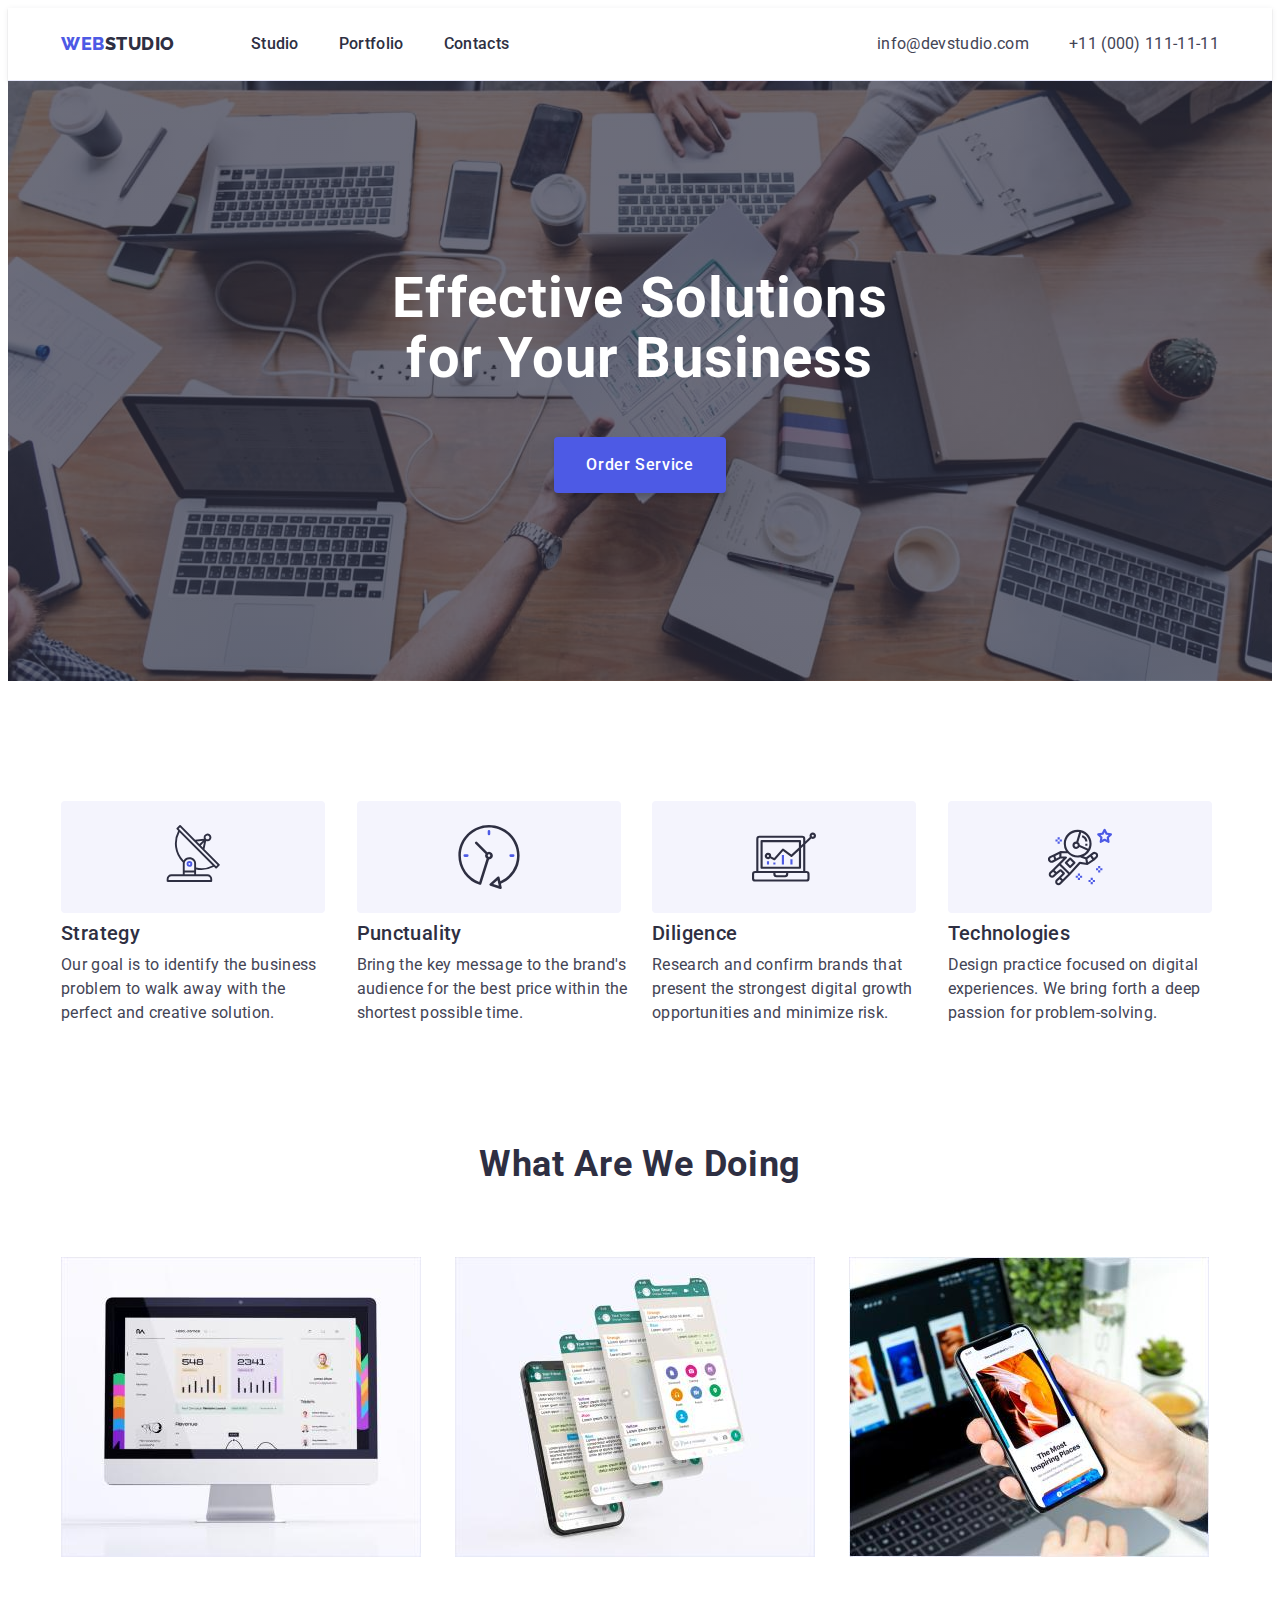
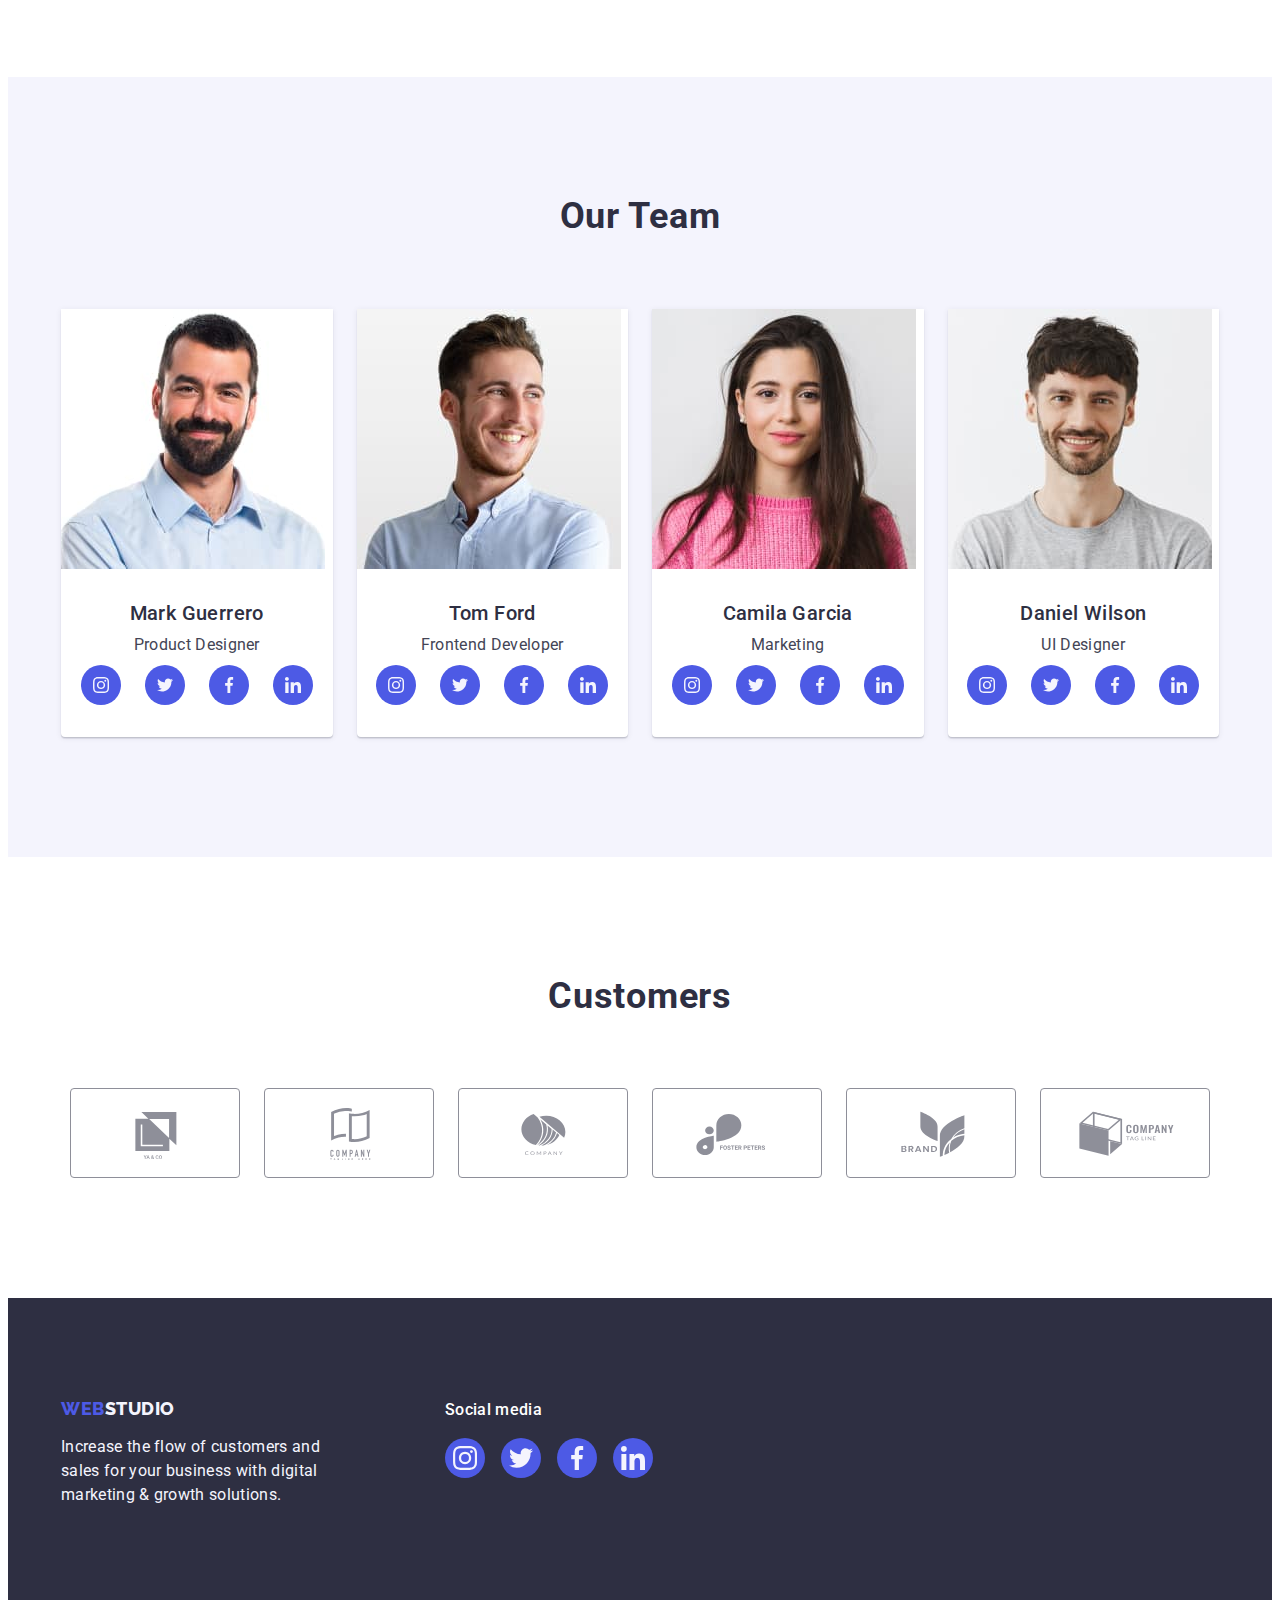
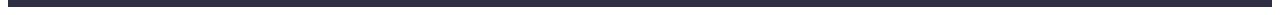
<file: index.html>
<!DOCTYPE html>
<html lang="en">
  <head>
    <meta charset="UTF-8" />
    <meta http-equiv="X-UA-Compatible" content="IE=edge" />
    <meta name="viewport" content="width=device-width, initial-scale=1.0" />
    <link rel="preconnect" href="https://fonts.googleapis.com" />
    <link rel="preconnect" href="https://fonts.gstatic.com" crossorigin />
    <link
      href="https://fonts.googleapis.com/css2?family=Raleway:wght@800&family=Roboto:wght@400;500;700;900&display=swap"
      rel="stylesheet"
    />
    <link
      rel="stylesheet"
      href="https://cdnjs.cloudflare.com/ajax/libs/modern-normalize/1.1.0/modern-normalize.min.css"
      integrity="sha512-wpPYUAdjBVSE4KJnH1VR1HeZfpl1ub8YT/NKx4PuQ5NmX2tKuGu6U/JRp5y+Y8XG2tV+wKQpNHVUX03MfMFn9Q=="
      crossorigin="anonymous"
      referrerpolicy="no-referrer"
    />
    <link rel="stylesheet" href="./css/styles.css" />
    <title>Студія</title>
  </head>

  <body class="body">
    <!-- Header section-->

    <header class="header">
      <!-- Navigation -->
      <div class="header-container container">
        <nav class="navigation">
          <!-- Logo -->

          <a href="./index.html" class="top-logo link"
            >Web<span class="logo-head">Studio</span></a
          >

          <!-- Menu Navigation -->

          <ul class="menu-nav list">
            <li class="nav-item">
              <a href="./index.html" class="nav link">Studio</a>
            </li>
            <li class="nav-item">
              <a href="./portfolio.html" class="nav link">Portfolio</a>
            </li>
            <li class="nav-item"><a href="" class="nav link">Contacts</a></li>
          </ul>
        </nav>

        <!-- Address -->

        <address class="address">
          <ul class="adr list">
            <li class="adr-item">
              <a href="mailto:info@devstudio.com" class="adr link"
                >info@devstudio.com</a
              >
            </li>
            <li class="adr-item">
              <a href="tel:+110001111111" class="adr link"
                >+11 (000) 111-11-11</a
              >
            </li>
          </ul>
        </address>
      </div>
    </header>

    <!-- Main content section -->

    <main>
      <!-- Hero section -->

      <section class="hero-section">
        <div class="container">
          <h1 class="hero-title">Effective Solutions for Your Business</h1>
          <button type="button" class="hero-btn">Order Service</button>
        </div>
      </section>

      <!-- Section 1 -->

      <section class="features-section">
        <div class="container">
          <h2 hidden class="section-title">Benefits</h2>
          <ul class="features list">
            <li class="features-item">
              <div class="features-icon">
                <svg class="antenna" width="64" height="64">
                  <use href="./images/icon.svg#icon-antenna"></use>
                </svg>
              </div>
              <h3 class="li-title">Strategy</h3>
              <p class="body-text">
                Our goal is to identify the business problem to walk away with
                the perfect and creative solution.
              </p>
            </li>
            <li class="features-item">
              <div class="features-icon">
                <svg class="antenna" width="64" height="64">
                  <use href="./images/icon.svg#icon-clock"></use>
                </svg>
              </div>
              <h3 class="li-title">Punctuality</h3>
              <p class="body-text">
                Bring the key message to the brand's audience for the best price
                within the shortest possible time.
              </p>
            </li>
            <li class="features-item">
              <div class="features-icon">
                <svg class="antenna" width="64" height="64">
                  <use href="./images/icon.svg#icon-diagram"></use>
                </svg>
              </div>
              <h3 class="li-title">Diligence</h3>
              <p class="body-text">
                Research and confirm brands that present the strongest digital
                growth opportunities and minimize risk.
              </p>
            </li>
            <li class="features-item">
              <div class="features-icon">
                <svg class="antenna" width="64" height="64">
                  <use href="./images/icon.svg#icon-astronaut"></use>
                </svg>
              </div>
              <h3 class="li-title">Technologies</h3>
              <p class="body-text">
                Design practice focused on digital experiences. We bring forth a
                deep passion for problem-solving.
              </p>
            </li>
          </ul>
        </div>
      </section>

      <!-- Section 2 -->

      <section class="examples-section">
        <div class="container">
          <h2 class="section-title">What are we doing</h2>

          <ul class="examples list">
            <li class="examples-item">
              <img
                src="./images/image-1.jpg"
                alt="computer monitor"
                width="360"
                height="300"
              />
            </li>
            <li class="examples-item">
              <img
                src="./images/image-2.jpg"
                alt="smartphone app"
                width="360"
                height="300"
              />
            </li>
            <li class="examples-item">
              <img
                src="./images/image-3.jpg"
                alt="smartphone in hand"
                width="360"
                height="300"
              />
            </li>
          </ul>
        </div>
      </section>

      <!-- Section 3 -->
      <section class="our-team">
        <div class="container">
          <h2 class="section-title">Our Team</h2>
          <ul class="team list">
            <li class="team-card">
              <img
                src="./images/worker-1.jpg"
                alt="A middle-aged man with short black hair and a beard"
                width="264"
                height="260"
              />
              <div class="card-content">
                <h3 class="member-name li-title">Mark Guerrero</h3>
                <p class="position body-text">Product Designer</p>
                <ul class="socials-list list">
                  <li class="socials-icon">
                    <a
                      class="socials-link link"
                      href=""
                      target="_blank"
                      rel="noopener noreferrer"
                      aria-label="Instagram icon"
                    >
                      <svg class="socials-icon" width="16" height="16">
                        <use href="./images/icon.svg#instagram"></use>
                      </svg>
                    </a>
                  </li>
                  <li class="socials-icon">
                    <a
                      class="socials-link link"
                      href=""
                      target="_blank"
                      rel="noopener noreferrer"
                      aria-label="Twitter icon"
                    >
                      <svg class="socials-icon" width="16" height="16">
                        <use href="./images/icon.svg#twitter"></use>
                      </svg>
                    </a>
                  </li>
                  <li class="socials-icon">
                    <a
                      class="socials-link link"
                      href=""
                      target="_blank"
                      rel="noopener noreferrer"
                      aria-label="Facebook icon"
                    >
                      <svg class="socials-icon" width="16" height="16">
                        <use href="./images/icon.svg#facebook"></use>
                      </svg>
                    </a>
                  </li>
                  <li class="socials-icon">
                    <a
                      class="socials-link link"
                      href=""
                      target="_blank"
                      rel="noopener noreferrer"
                      aria-label="Linkein icon"
                    >
                      <svg class="socials-icon" width="16" height="16">
                        <use href="./images/icon.svg#linkedin"></use>
                      </svg>
                    </a>
                  </li>
                </ul>
              </div>
            </li>
            <li class="team-card">
              <img
                src="./images/worker-2.jpg"
                alt="A young man with short light brown hair and a beard"
                width="264"
                height="260"
              />
              <div class="card-content">
                <h3 class="member-name li-title">Tom Ford</h3>
                <p class="position body-text">Frontend Developer</p>
                <ul class="socials-list list">
                  <li class="socials-icon">
                    <a
                      class="socials-link link"
                      href=""
                      target="_blank"
                      rel="noopener noreferrer"
                      aria-label="Instagram icon"
                    >
                      <svg class="socials-icon" width="16" height="16">
                        <use href="./images/icon.svg#instagram"></use>
                      </svg>
                    </a>
                  </li>
                  <li class="socials-icon">
                    <a
                      class="socials-link link"
                      href=""
                      target="_blank"
                      rel="noopener noreferrer"
                      aria-label="Twitter icon"
                    >
                      <svg class="socials-icon" width="16" height="16">
                        <use href="./images/icon.svg#twitter"></use>
                      </svg>
                    </a>
                  </li>
                  <li class="socials-icon">
                    <a
                      class="socials-link link"
                      href=""
                      target="_blank"
                      rel="noopener noreferrer"
                      aria-label="Facebook icon"
                    >
                      <svg class="socials-icon" width="16" height="16">
                        <use href="./images/icon.svg#facebook"></use>
                      </svg>
                    </a>
                  </li>
                  <li class="socials-icon">
                    <a
                      class="socials-link link"
                      href=""
                      target="_blank"
                      rel="noopener noreferrer"
                      aria-label="Linkein icon"
                    >
                      <svg class="socials-icon" width="16" height="16">
                        <use href="./images/icon.svg#linkedin"></use>
                      </svg>
                    </a>
                  </li>
                </ul>
              </div>
            </li>
            <li class="team-card">
              <img
                src="./images/worker-3.jpg"
                alt="A young woman with long brown hair"
                width="264"
                height="260"
              />
              <div class="card-content">
                <h3 class="member-name li-title">Camila Garcia</h3>
                <p class="position body-text">Marketing</p>
                <ul class="socials-list list">
                  <li class="socials-icon">
                    <a
                      class="socials-link link"
                      href=""
                      target="_blank"
                      rel="noopener noreferrer"
                      aria-label="Instagram icon"
                    >
                      <svg class="socials-icon" width="16" height="16">
                        <use href="./images/icon.svg#instagram"></use>
                      </svg>
                    </a>
                  </li>
                  <li class="socials-icon">
                    <a
                      class="socials-link link"
                      href=""
                      target="_blank"
                      rel="noopener noreferrer"
                      aria-label="Twitter icon"
                    >
                      <svg class="socials-icon" width="16" height="16">
                        <use href="./images/icon.svg#twitter"></use>
                      </svg>
                    </a>
                  </li>
                  <li class="socials-icon">
                    <a
                      class="socials-link link"
                      href=""
                      target="_blank"
                      rel="noopener noreferrer"
                      aria-label="Facebook icon"
                    >
                      <svg class="socials-icon" width="16" height="16">
                        <use href="./images/icon.svg#facebook"></use>
                      </svg>
                    </a>
                  </li>
                  <li class="socials-icon">
                    <a
                      class="socials-link link"
                      href=""
                      target="_blank"
                      rel="noopener noreferrer"
                      aria-label="Linkein icon"
                    >
                      <svg class="socials-icon" width="16" height="16">
                        <use href="./images/icon.svg#linkedin"></use>
                      </svg>
                    </a>
                  </li>
                </ul>
              </div>
            </li>
            <li class="team-card">
              <img
                src="./images/worker-4.jpg"
                alt="A young man with short wavy brown hair and a beard"
                width="264"
                height="260"
              />
              <div class="card-content">
                <h3 class="member-name li-title">Daniel Wilson</h3>
                <p class="position body-text">UI Designer</p>
                <ul class="socials-list list">
                  <li class="socials-icon">
                    <a
                      class="socials-link link"
                      href=""
                      target="_blank"
                      rel="noopener noreferrer"
                      aria-label="Instagram icon"
                    >
                      <svg class="socials-icon" width="16" height="16">
                        <use href="./images/icon.svg#instagram"></use>
                      </svg>
                    </a>
                  </li>
                  <li class="socials-icon">
                    <a
                      class="socials-link link"
                      href=""
                      target="_blank"
                      rel="noopener noreferrer"
                      aria-label="Twitter icon"
                    >
                      <svg class="socials-icon" width="16" height="16">
                        <use href="./images/icon.svg#twitter"></use>
                      </svg>
                    </a>
                  </li>
                  <li class="socials-icon">
                    <a
                      class="socials-link link"
                      href=""
                      target="_blank"
                      rel="noopener noreferrer"
                      aria-label="Facebook icon"
                    >
                      <svg class="socials-icon" width="16" height="16">
                        <use href="./images/icon.svg#facebook"></use>
                      </svg>
                    </a>
                  </li>
                  <li class="socials-icon">
                    <a
                      class="socials-link link"
                      href=""
                      target="_blank"
                      rel="noopener noreferrer"
                      aria-label="Linkein icon"
                    >
                      <svg class="socials-icon" width="16" height="16">
                        <use href="./images/icon.svg#linkedin"></use>
                      </svg>
                    </a>
                  </li>
                </ul>
              </div>
            </li>
          </ul>
        </div>
      </section>

      <!-- Section 4 -->

      <section class="customers-section">
        <div class="container">
          <h2 class="customers-title section-title">Customers</h2>
          <ul class="customers-list list">
            <li class="customers-item">
              <a class="customer-link" href="">
                <svg class="customers-icon" width="104" height="56">
                  <use href="./images/icon.svg#customer-1"></use>
                </svg>
              </a>
            </li>
            <li class="customers-item">
              <a class="customer-link" href="">
                <svg class="customers-icon" width="104" height="56">
                  <use href="./images/icon.svg#customer-2"></use>
                </svg>
              </a>
            </li>
            <li class="customers-item">
              <a class="customer-link" href="">
                <svg class="customers-icon" width="104" height="56">
                  <use href="./images/icon.svg#customer-3"></use>
                </svg>
              </a>
            </li>
            <li class="customers-item">
              <a class="customer-link" href="">
                <svg class="customers-icon" width="104" height="56">
                  <use href="./images/icon.svg#customer-4"></use>
                </svg>
              </a>
            </li>
            <li class="customers-item">
              <a class="customer-link" href="">
                <svg class="customers-icon" width="104" height="56">
                  <use href="./images/icon.svg#customer-5"></use>
                </svg>
              </a>
            </li>
            <li class="customers-item">
              <a class="customer-link" href="">
                <svg class="customers-icon" width="104" height="56">
                  <use href="./images/icon.svg#customer-6"></use>
                </svg>
              </a>
            </li>
          </ul>
        </div>
      </section>
    </main>

    <!-- Footer section-->
    <footer class="footer">
      <div class="footer-container container">
        <div class="logo-container">
          <a href="./index.html" class="bottom-logo link"
            >Web<span class="logo-foot">Studio</span></a
          >
          <p class="text-foot">
            Increase the flow of customers and sales for your business with
            digital marketing & growth solutions.
          </p>
        </div>
        <div class="media-container">
          <p class="media-text">Social media</p>
          <ul class="media-list list">
            <li class="media-item">
              <a class="media-link link" href="">
                <svg class="media-icon" width="24" height="24">
                  <use href="./images/icon.svg#instagram"></use>
                </svg>
              </a>
            </li>
            <li class="media-item">
              <a class="media-link link" href="">
                <svg class="media-icon" width="24" height="24">
                  <use href="./images/icon.svg#twitter"></use>
                </svg>
              </a>
            </li>
            <li class="media-item">
              <a class="media-link link" href="">
                <svg class="media-icon" width="24" height="24">
                  <use href="./images/icon.svg#facebook"></use>
                </svg>
              </a>
            </li>
            <li class="media-item">
              <a class="media-link link" href="">
                <svg class="media-icon" width="24" height="24">
                  <use href="./images/icon.svg#linkedin"></use>
                </svg>
              </a>
            </li>
          </ul>
        </div>
      </div>
    </footer>
  </body>
</html>
</file>
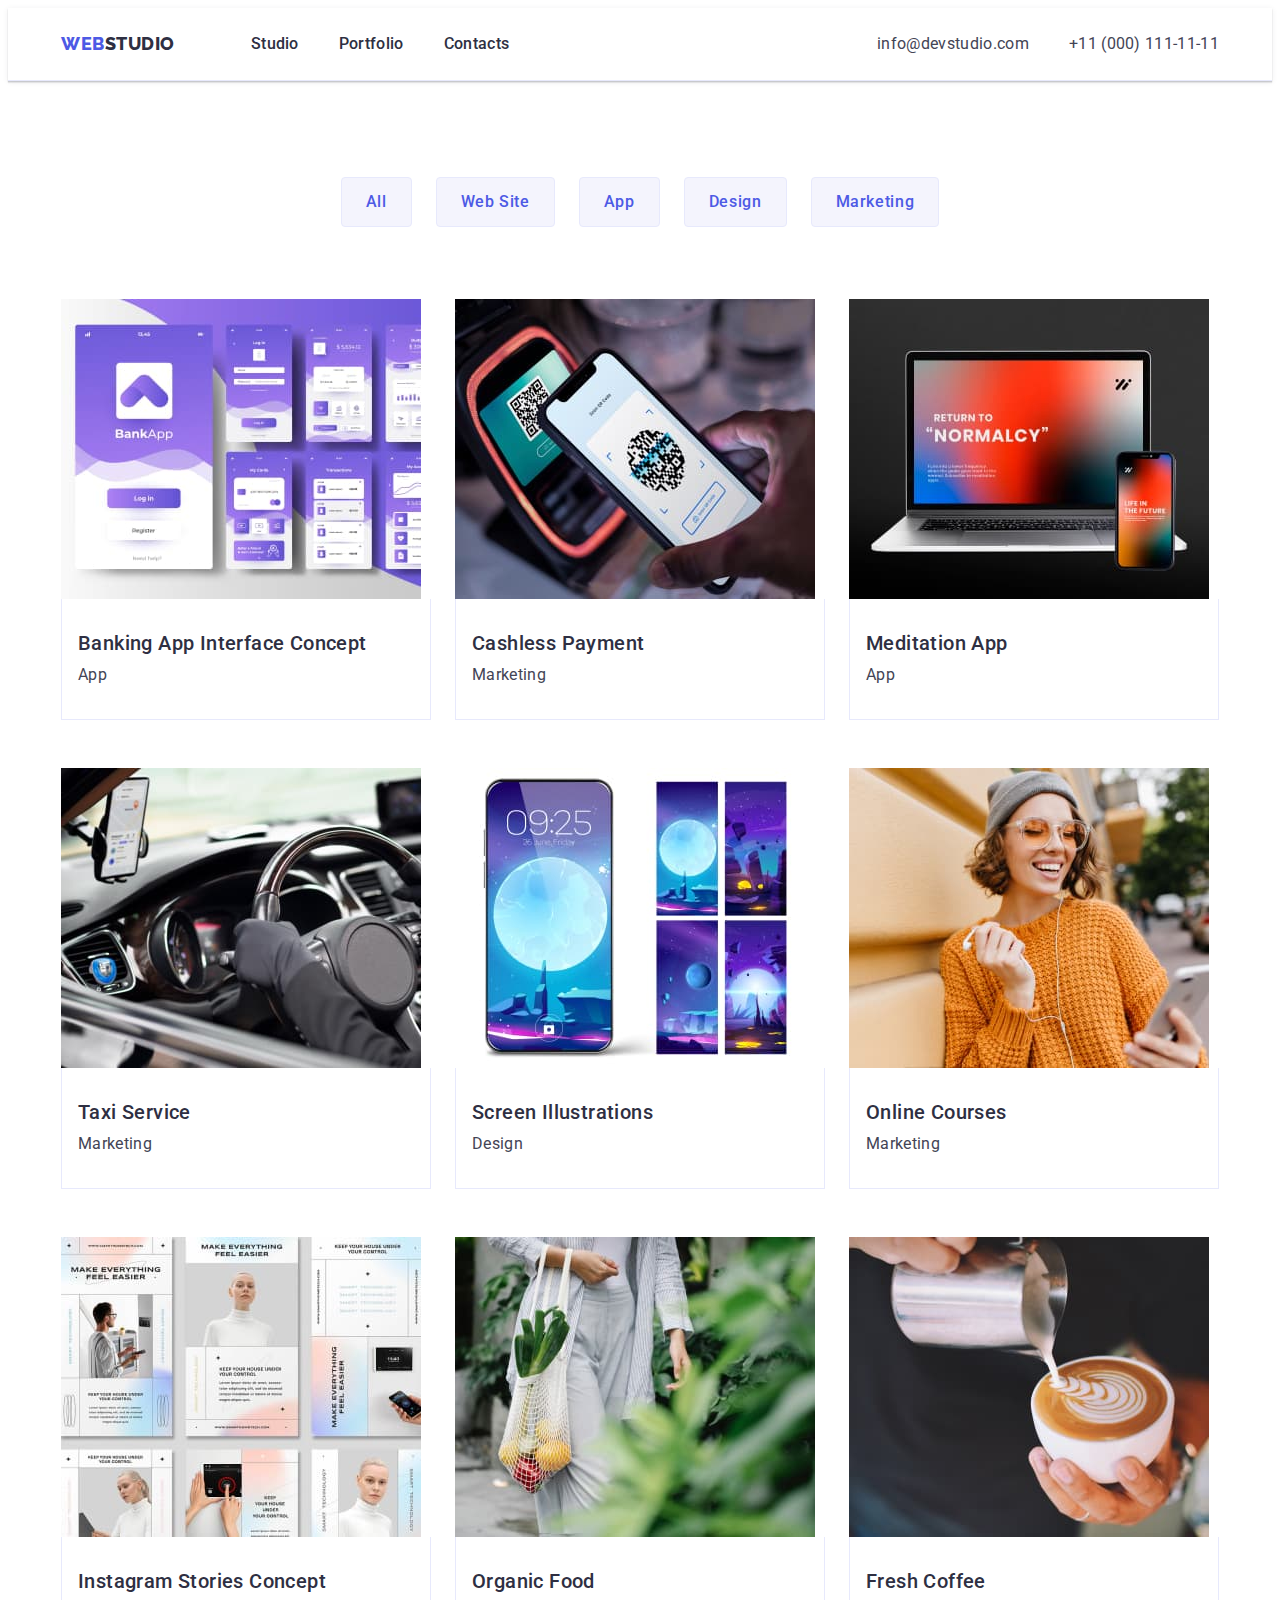
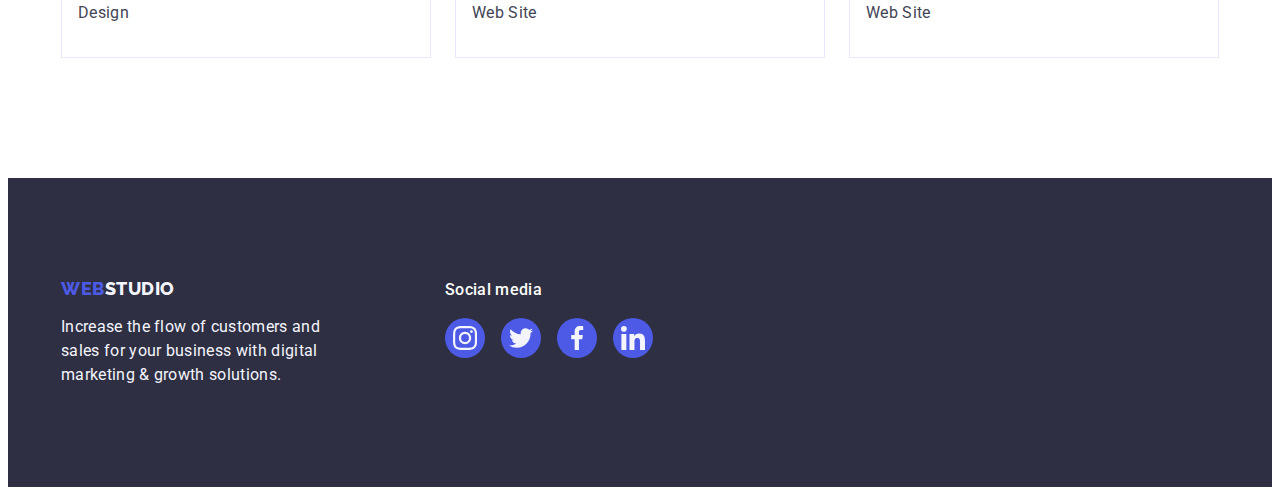
<file: portfolio.html>
<!DOCTYPE html>
<html lang="en">
  <head>
    <meta charset="UTF-8" />
    <meta http-equiv="X-UA-Compatible" content="IE=edge" />
    <meta name="viewport" content="width=device-width, initial-scale=1.0" />
    <link rel="preconnect" href="https://fonts.googleapis.com" />
    <link rel="preconnect" href="https://fonts.gstatic.com" crossorigin />
    <link
      href="https://fonts.googleapis.com/css2?family=Raleway:wght@800&family=Roboto:wght@400;500;700;900&display=swap"
      rel="stylesheet"
    />
    <link
      rel="stylesheet"
      href="https://cdnjs.cloudflare.com/ajax/libs/modern-normalize/1.1.0/modern-normalize.min.css"
      integrity="sha512-wpPYUAdjBVSE4KJnH1VR1HeZfpl1ub8YT/NKx4PuQ5NmX2tKuGu6U/JRp5y+Y8XG2tV+wKQpNHVUX03MfMFn9Q=="
      crossorigin="anonymous"
      referrerpolicy="no-referrer"
    />
    <link rel="stylesheet" href="./css/styles.css" />
    <title>Портфоліо</title>
  </head>

  <body class="body">
    <!-- Header section-->

    <header class="header">
      <!-- Navigation -->
      <div class="header-container container">
        <nav class="navigation">
          <!-- Logo -->

          <a href="./index.html" class="top-logo link"
            >Web<span class="logo-head">Studio</span></a
          >

          <!-- Menu Navigation -->

          <ul class="menu-nav list">
            <li class="nav-item">
              <a href="./index.html" class="nav link">Studio</a>
            </li>
            <li class="nav-item">
              <a href="./portfolio.html" class="nav link">Portfolio</a>
            </li>
            <li class="nav-item"><a href="" class="nav link">Contacts</a></li>
          </ul>
        </nav>

        <!-- Address -->

        <address class="address">
          <ul class="adr list">
            <li class="adr-item">
              <a href="mailto:info@devstudio.com" class="adr link"
                >info@devstudio.com</a
              >
            </li>
            <li class="adr-item">
              <a href="tel:+110001111111" class="adr link"
                >+11 (000) 111-11-11</a
              >
            </li>
          </ul>
        </address>
      </div>
    </header>

    <!-- Main content section -->
    <main>
      <section class="portfolio">
        <div class="container">
          <h1 hidden>Portfolio</h1>
          <!-- Filters -->
          <ul class="filters list">
            <li><button type="button" class="filter-btn">All</button></li>
            <li><button type="button" class="filter-btn">Web Site</button></li>
            <li><button type="button" class="filter-btn">App</button></li>
            <li><button type="button" class="filter-btn">Design</button></li>
            <li><button type="button" class="filter-btn">Marketing</button></li>
          </ul>
          <!-- Project Cards -->
          <ul class="projects list">
            <li class="project-item">
              <a href="" class="pc-link link">
                <img src="./images/pc-1.jpg" alt="banking app" />
                <div class="pc-content">
                  <h2 class="card-title">Banking App Interface Concept</h2>
                  <p class="body-text">App</p>
                </div>
              </a>
            </li>
            <li class="project-item">
              <a href="" class="pc-link link">
                <img
                  src="./images/pc-2.jpg"
                  alt="cashless payment using smartphone"
                />
                <div class="pc-content">
                  <h2 class="card-title">Cashless Payment</h2>
                  <p class="body-text">Marketing</p>
                </div>
              </a>
            </li>
            <li class="project-item">
              <a href="" class="pc-link link">
                <img src="./images/pc-3.jpg" alt="laptop and smartphone" />
                <div class="pc-content">
                  <h2 class="card-title">Meditation App</h2>
                  <p class="body-text">App</p>
                </div>
              </a>
            </li>
            <li class="project-item">
              <a href="" class="pc-link link">
                <img src="./images/pc-4.jpg" alt="person driving a car" />
                <div class="pc-content">
                  <h2 class="card-title">Taxi Service</h2>
                  <p class="body-text">Marketing</p>
                </div>
              </a>
            </li>
            <li class="project-item">
              <a href="" class="pc-link link">
                <img
                  src="./images/pc-5.jpg"
                  alt="smartphone walpapers depicting moon"
                />
                <div class="pc-content">
                  <h2 class="card-title">Screen Illustrations</h2>
                  <p class="body-text">Design</p>
                </div>
              </a>
            </li>
            <li class="project-item">
              <a href="" class="pc-link link">
                <img src="./images/pc-6.jpg" alt="girl holding a smartphone" />
                <div class="pc-content">
                  <h2 class="card-title">Online Courses</h2>
                  <p class="body-text">Marketing</p>
                </div>
              </a>
            </li>
            <li class="project-item">
              <a href="" class="pc-link link">
                <img src="./images/pc-7.jpg" alt="instagram stories" />
                <div class="pc-content">
                  <h2 class="card-title">Instagram Stories Concept</h2>
                  <p class="body-text">Design</p>
                </div>
              </a>
            </li>
            <li class="project-item">
              <a href="" class="pc-link link">
                <img
                  src="./images/pc-8.jpg"
                  alt="person carrying a bag of vegetables"
                />
                <div class="pc-content">
                  <h2 class="card-title">Organic Food</h2>
                  <p class="body-text">Web Site</p>
                </div>
              </a>
            </li>
            <li class="project-item">
              <a href="" class="pc-link link">
                <img src="./images/pc-9.jpg" alt="a cup of coffee" />
                <div class="pc-content">
                  <h2 class="card-title">Fresh Coffee</h2>
                  <p class="body-text">Web Site</p>
                </div>
              </a>
            </li>
          </ul>
        </div>
      </section>
    </main>

    <!-- Footer section-->
    <footer class="footer">
      <div class="footer-container container">
        <div class="logo-container">
          <a href="./index.html" class="bottom-logo link"
            >Web<span class="logo-foot">Studio</span></a
          >
          <p class="text-foot">
            Increase the flow of customers and sales for your business with
            digital marketing & growth solutions.
          </p>
        </div>
        <div class="media-container">
          <p class="media-text">Social media</p>
          <ul class="media-list list">
            <li class="media-item">
              <a class="media-link link" href="">
                <svg class="media-icon" width="24" height="24">
                  <use href="./images/icons.svg#instagram"></use>
                </svg>
              </a>
            </li>
            <li class="media-item">
              <a class="media-link link" href="">
                <svg class="media-icon" width="24" height="24">
                  <use href="./images/icons.svg#twitter"></use>
                </svg>
              </a>
            </li>
            <li class="media-item">
              <a class="media-link link" href="">
                <svg class="media-icon" width="24" height="24">
                  <use href="./images/icons.svg#facebook"></use>
                </svg>
              </a>
            </li>
            <li class="media-item">
              <a class="media-link link" href="">
                <svg class="media-icon" width="24" height="24">
                  <use href="./images/icons.svg#linkedin"></use>
                </svg>
              </a>
            </li>
          </ul>
        </div>
      </div>
    </footer>
  </body>
</html>
</file>
<file: css/styles.css>
/**
  |============================
  | COMMON STYLES
  |============================
*/
:root {
  --color-iris: #4d5ae5;
  --color-ocean: #404bbf;
  --color-navy-blue: #2e2f42;
  --color-green: #31d0aa;
  --color-slate: #434455;
  --color-light-slate: #8e8f99;
  --color-cornflower: #e7e9fc;
  --color-cloud: #f4f4fd;
  --color-white: #ffffff;
  --color-dairy: #fcfcfc;
}

.body {
  font-family: "Roboto", sans-serif;
  font-style: normal;
  color: var(--color-slate);

  background-color: var(--color-white);
}

/* Reset */

.link {
  text-decoration: none;
  font-weight: 500;
  font-size: 16px;
  line-height: 1.5;
  letter-spacing: 0.02em;

  color: var(--color-navy-blue);
}

.list {
  list-style: none;
  margin: 0;
  padding: 0;
}

h1,
h2,
h3,
h4,
h5,
h6,
p {
  margin: 0;
}

img {
  display: block;
  max-width: 100%;
  height: auto;
}

/* LOGO */

.top-logo {
  font-family: "Raleway", sans-serif;
  font-weight: 800;
  font-size: 18px;
  line-height: 1.17;
  letter-spacing: 0.03em;
  text-transform: uppercase;

  color: var(--color-iris);

  margin-right: 76px;
}

.bottom-logo {
  font-family: "Raleway", sans-serif;
  font-weight: 800;
  font-size: 18px;
  line-height: 1.17;
  letter-spacing: 0.03em;
  text-transform: uppercase;

  color: var(--color-iris);

  display: inline-block;
  margin-bottom: 16px;
}

.logo-head {
  color: var(--color-navy-blue);
}

.logo-foot {
  color: var(--color-cloud);
}

/* Body text */

.body-text {
  font-weight: 400;
  font-size: 16px;
  line-height: 1.5;
  letter-spacing: 0.02em;
  color: var(--color-slate);
}

/* CONTAINER */

.container {
  width: 1158px;
  padding-left: 15px;
  padding-right: 15px;
  margin-left: auto;
  margin-right: auto;
}

/**
  |============================
  | HEADER
  |============================
*/

/* Navigation */
.header {
  border-bottom: 1px solid var(--color-cornflower);
  box-shadow: 0px 2px 1px rgba(46, 47, 66, 0.08),
    0px 1px 1px rgba(46, 47, 66, 0.16), 0px 1px 6px rgba(46, 47, 66, 0.08);
}

.header-container {
  display: flex;
  align-items: center;
}

.navigation,
.address {
  display: flex;
  align-items: center;
}

.address {
  font-style: normal;
  margin-left: auto;
}

.menu-nav,
.adr {
  display: flex;
  align-items: center;
  gap: 40px;
}

.adr.link {
  font-weight: 400;
  color: var(--color-slate);
}

.nav.link,
.adr.link {
  padding-top: 24px;
  padding-bottom: 24px;
}

.nav.link:hover,
.nav.link:focus,
.adr.link:hover,
.adr.link:focus {
  color: var(--color-ocean);
}

/**
  |============================
  | FOOTER
  |============================
*/
.footer {
  background-color: var(--color-navy-blue);
  padding: 100px 0;
}
.footer-container {
  display: flex;
  gap: 120px;

  align-items: baseline;
}

.logo-container {
}

.text-foot {
  font-weight: 400;
  font-size: 16px;
  line-height: 1.5;
  letter-spacing: 0.02em;

  color: var(--color-cloud);

  width: 264px;
}

/* Social media */

.media-container {
}
.media-text {
  font-weight: 500;
  font-size: 16px;
  line-height: 1.5;
  letter-spacing: 0.02em;

  color: var(--color-white);

  margin-bottom: 16px;
}
.media-list {
  display: flex;
  gap: 16px;
}

.media-link {
  display: flex;
  align-items: center;
  justify-content: center;

  width: 40px;
  height: 40px;

  background-color: var(--color-iris);

  border-radius: 50%;
}
.media-icon {
  fill: var(--color-cloud);
}

.media-link:hover,
.media-link:focus {
  background-color: var(--color-green);
}
/**
  |============================
  | STUDIO STYLES
  |============================
*/

/* Hero Section */

.hero-section {
  max-width: 1440px;
  margin-left: auto;
  margin-right: auto;
  background-color: var(--color-navy-blue);
  background-image: linear-gradient(
      rgba(46, 47, 66, 0.7),
      rgba(46, 47, 66, 0.7)
    ),
    url(../images/people-office.jpg);
  background-repeat: no-repeat;
  background-position: center;
  background-size: cover;

  padding-top: 188px;
  padding-bottom: 188px;
}

.hero-title {
  max-width: 496px;
  margin-left: auto;
  margin-right: auto;
  margin-bottom: 48px;

  font-weight: 700;
  font-size: 56px;
  line-height: 1.07;
  letter-spacing: 0.02em;
  text-align: center;
  color: var(--color-white);
}

.hero-btn {
  display: block;
  font-family: inherit;
  font-weight: 500;
  font-size: 16px;
  line-height: 1.5;
  letter-spacing: 0.04em;
  color: var(--color-white);

  background-color: var(--color-iris);

  cursor: pointer;

  margin-left: auto;
  margin-right: auto;
  padding: 16px 32px;

  min-width: 169px;
  box-shadow: 0px 4px 4px rgba(0, 0, 0, 0.15);
  border-radius: 4px;
  border: 1px transparent;
}

.hero-btn:hover,
.hero-btn:focus,
.hero-btn:active {
  background-color: var(--color-ocean);
}

/* Sections' titles */

.section-title {
  font-weight: 700;
  font-size: 36px;
  line-height: 1.11;
  letter-spacing: 0.02em;
  text-align: center;
  text-transform: capitalize;
  color: var(--color-navy-blue);

  margin-bottom: 72px;
}
/* Section 1 - Features */

.features-section {
  padding-top: 120px;
  padding-bottom: 120px;
}

.features {
  display: flex;
  flex-wrap: wrap;
  gap: 24px;
}

.features-item {
  flex-basis: calc((100% - 3 * 24px) / 4);
}

.features-icon {
  display: flex;
  align-items: center;
  justify-content: center;
  width: 264px;
  height: 112px;
  border-radius: 4px;
  background-color: var(--color-cloud);
  margin-bottom: 8px;
}

/* Section 2 - What are we doing */

.examples {
  display: flex;
  gap: 24px;
}

.examples-item {
  flex-basis: calc((100% - 2 * 24px) / 3);
}

.examples-section {
  padding-bottom: 120px;
}
/* Section 3 -  Our team */

.li-title {
  font-weight: 500;
  font-size: 20px;
  line-height: 1.2;
  letter-spacing: 0.02em;
  color: var(--color-navy-blue);

  margin-bottom: 8px;
}

.our-team {
  background-color: var(--color-cloud);

  padding-bottom: 120px;
  padding-top: 120px;
}

.team {
  display: flex;
  flex-wrap: wrap;

  gap: 24px;
}

.team-card {
  background-color: var(--color-white);
  flex-basis: calc((100% - 3 * 24px) / 4);
  box-shadow: 0px 1px 6px rgba(46, 47, 66, 0.08),
    0px 1px 1px rgba(46, 47, 66, 0.16), 0px 2px 1px rgba(46, 47, 66, 0.08);
  border-radius: 0px 0px 4px 4px;
}

.card-content {
  padding: 32px 0;
}

.member-name {
  text-align: center;
}

.position {
  text-align: center;
  margin-bottom: 8px;
}

/* Socials Styles */

.socials-list {
  display: flex;
  gap: 24px;
  align-items: center;
  justify-content: center;
}

.socials-link {
  display: flex;
  align-items: center;
  justify-content: center;
  width: 40px;
  height: 40px;
  border-radius: 50%;
  background-color: var(--color-iris);
}

.socials-icon {
  fill: var(--color-cloud);
}

.socials-link:hover,
.socials-link:focus {
  background-color: var(--color-ocean);
}
/**
  |============================
  | CUSTOMERS STYLES
  |============================
*/
.customers-section {
  padding-top: 120px;
  padding-bottom: 120px;
}

.customers-title {
  line-height: 1.1;
}

.customers-list {
  display: flex;
  gap: 24px;
  align-items: center;
  justify-content: center;
}

.customer-link {
  display: flex;
  align-items: center;
  justify-content: center;
  width: 168px;
  height: 88px;
  border: 1px solid var(--color-light-slate);
  border-radius: 4px;

  color: var(--color-light-slate);
}

.customer-link:hover,
.customer-link:focus {
  border-color: var(--color-ocean);
  color: var(--color-ocean);
}
.customers-icon {
  fill: currentColor;
}

/**
  |============================
  | PORTFOLIO STYLES
  |============================
*/

/* FILTERS */
.portfolio {
  padding-top: 96px;
  padding-bottom: 120px;
}
.filters {
  display: flex;
  justify-content: center;
  gap: 24px;

  margin-bottom: 72px;
}

.filter-btn {
  font-family: inherit;
  font-weight: 500;
  font-size: 16px;
  line-height: 1.5;
  letter-spacing: 0.04em;
  color: var(--color-iris);

  background-color: var(--color-cloud);

  border: 1px solid var(--color-cornflower);
  border-radius: 4px;

  padding: 12px 24px;

  cursor: pointer;
}

.filter-btn:hover,
.filter-btn:focus,
.filter-btn:active {
  color: var(--color-white);
  background-color: var(--color-ocean);
  box-shadow: 0px 3px 1px rgba(0, 0, 0, 0.1), 0px 2px 1px rgba(0, 0, 0, 0.08),
    0px 2px 2px rgba(0, 0, 0, 0.12);
  border-radius: 4px;
  border: 1px solid transparent;
}

/* CARD SET */

.projects {
  display: flex;
  flex-wrap: wrap;

  column-gap: 24px;
  row-gap: 48px;
}

.project-item {
  flex-basis: calc((100% - 2 * 24px) / 3);
  width: calc((100% - 48px) / 3);
}

.card-title {
  font-weight: 500;
  font-size: 20px;
  line-height: 1.2;
  letter-spacing: 0.02em;
  color: var(--color-navy-blue);

  margin-bottom: 8px;
}

.pc-content {
  padding: 32px 16px;

  border-bottom: 1px solid var(--color-cornflower);
  border-left: 1px solid var(--color-cornflower);
  border-right: 1px solid var(--color-cornflower);
}

.pc-link {
  display: block;
}

.pc-link:hover,
.pc-link:focus {
  box-shadow: 0px 1px 6px rgba(46, 47, 66, 0.08),
    0px 1px 1px rgba(46, 47, 66, 0.16), 0px 2px 1px rgba(46, 47, 66, 0.08);
}
</file>
